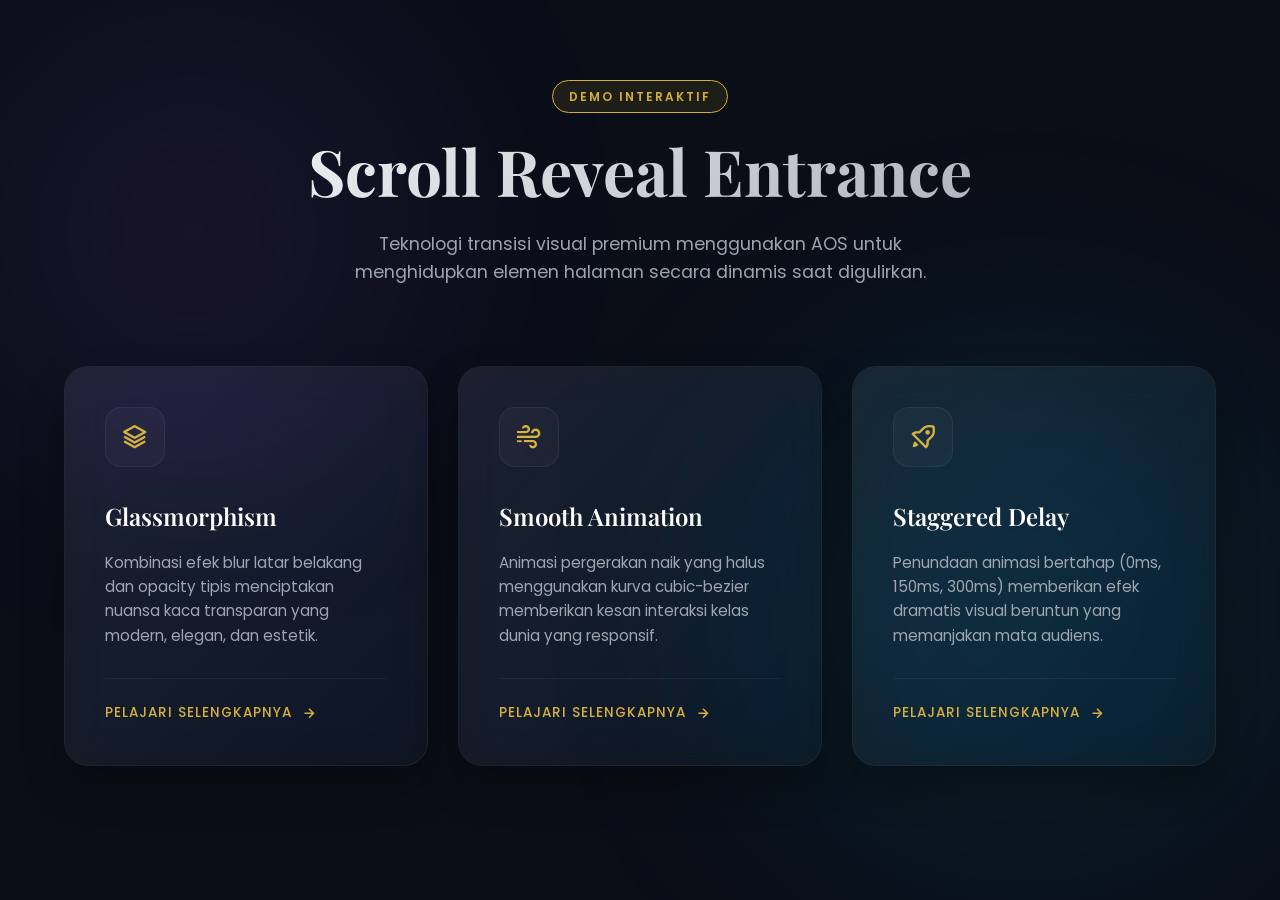
<file: scroll-reveal-demo.html>
<!DOCTYPE html>
<html lang="id">
<head>
    <meta charset="UTF-8">
    <meta name="viewport" content="width=device-width, initial-scale=1.0">
    <title>Demo Scroll Reveal Premium - AOS (Animate On Scroll)</title>
    
    <!-- Google Fonts: Poppins (Sans-serif) & Playfair Display (Serif) -->
    <link rel="preconnect" href="https://fonts.googleapis.com">
    <link rel="preconnect" href="https://fonts.gstatic.com" crossorigin>
    <link href="https://fonts.googleapis.com/css2?family=Playfair+Display:ital,wght@0,400;0,600;0,700;1,400&family=Poppins:wght@300;400;500;600;700&display=swap" rel="stylesheet">
    
    <!-- Boxicons (untuk icon card) -->
    <link href="https://unpkg.com/boxicons@2.1.4/css/boxicons.min.css" rel="stylesheet">
    
    <!-- CDN CSS AOS (Animate On Scroll) -->
    <link href="https://unpkg.com/aos@2.3.1/dist/aos.css" rel="stylesheet">

    <style>
        /* CSS RESET & VARIABLES */
        :root {
            --bg-primary: #0a0e17;
            --bg-secondary: #121824;
            --accent-gold: #d4af37;
            --accent-gold-glow: rgba(212, 175, 55, 0.3);
            --text-light: #f3f4f6;
            --text-muted: #9ca3af;
            --card-glass: rgba(255, 255, 255, 0.03);
            --card-border: rgba(255, 255, 255, 0.06);
            --transition-smooth: all 0.4s cubic-bezier(0.16, 1, 0.3, 1);
        }

        * {
            margin: 0;
            padding: 0;
            box-sizing: border-box;
        }

        html {
            scroll-behavior: smooth;
        }

        body {
            font-family: 'Poppins', sans-serif;
            background-color: var(--bg-primary);
            color: var(--text-light);
            line-height: 1.6;
            overflow-x: hidden;
        }

        /* GLOWING ORBS BACKGROUND */
        .glow-orbs {
            position: fixed;
            top: 0;
            left: 0;
            width: 100%;
            height: 100%;
            z-index: -1;
            overflow: hidden;
            pointer-events: none;
        }

        .glow-orb {
            position: absolute;
            border-radius: 50%;
            filter: blur(120px);
            opacity: 0.15;
            animation: float 20s infinite ease-in-out;
        }

        .orb-1 {
            top: -10%;
            left: -10%;
            width: 50vw;
            height: 50vw;
            background: radial-gradient(circle, #a855f7 0%, transparent 70%);
        }

        .orb-2 {
            bottom: -10%;
            right: -10%;
            width: 60vw;
            height: 60vw;
            background: radial-gradient(circle, #06b6d4 0%, transparent 70%);
            animation-delay: -5s;
        }

        @keyframes float {
            0%, 100% { transform: translateY(0) scale(1); }
            50% { transform: translateY(-40px) scale(1.1); }
        }

        /* CONTAINER & TYPOGRAPHY */
        .container {
            max-width: 1200px;
            margin: 0 auto;
            padding: 80px 24px;
        }

        header {
            text-align: center;
            margin-bottom: 80px;
        }

        .demo-tag {
            display: inline-block;
            padding: 6px 16px;
            background: rgba(212, 175, 55, 0.1);
            border: 1px solid var(--accent-gold);
            border-radius: 30px;
            color: var(--accent-gold);
            font-size: 0.75rem;
            letter-spacing: 2px;
            text-transform: uppercase;
            font-weight: 600;
            margin-bottom: 20px;
        }

        .serif-title {
            font-family: 'Playfair Display', serif;
            font-size: clamp(2.5rem, 5vw, 4rem);
            font-weight: 700;
            line-height: 1.2;
            color: #fff;
            margin-bottom: 20px;
            background: linear-gradient(135deg, #fff 0%, var(--text-muted) 100%);
            -webkit-background-clip: text;
            -webkit-text-fill-color: transparent;
        }

        .subtitle {
            font-size: 1.1rem;
            color: var(--text-muted);
            max-width: 600px;
            margin: 0 auto;
        }

        /* PREMIUM GLASSMORPHISM CARD GRID */
        .card-grid {
            display: grid;
            grid-template-columns: repeat(auto-fit, minmax(300px, 1fr));
            gap: 30px;
            margin-top: 40px;
        }

        .premium-card {
            background: var(--card-glass);
            backdrop-filter: blur(20px) saturate(180%);
            -webkit-backdrop-filter: blur(20px) saturate(180%);
            border: 1px solid var(--card-border);
            border-radius: 24px;
            padding: 40px;
            position: relative;
            transition: var(--transition-smooth);
            display: flex;
            flex-direction: column;
            justify-content: space-between;
            overflow: hidden;
            box-shadow: 0 20px 40px rgba(0,0,0,0.3);
        }

        .premium-card::before {
            content: '';
            position: absolute;
            top: 0;
            left: 0;
            width: 100%;
            height: 100%;
            background: linear-gradient(135deg, rgba(255,255,255,0.05) 0%, transparent 100%);
            pointer-events: none;
            transition: var(--transition-smooth);
        }

        .premium-card:hover {
            transform: translateY(-10px);
            border-color: rgba(212, 175, 55, 0.4);
            box-shadow: 0 30px 60px rgba(0,0,0,0.5), 0 0 30px rgba(212, 175, 55, 0.1);
        }

        .premium-card:hover::before {
            opacity: 1;
            background: linear-gradient(135deg, rgba(212,175,55,0.1) 0%, transparent 100%);
        }

        .card-icon {
            width: 60px;
            height: 60px;
            border-radius: 16px;
            background: rgba(255,255,255,0.03);
            border: 1px solid var(--card-border);
            display: flex;
            align-items: center;
            justify-content: center;
            font-size: 28px;
            color: var(--accent-gold);
            margin-bottom: 30px;
            transition: var(--transition-smooth);
        }

        .premium-card:hover .card-icon {
            background: var(--accent-gold);
            color: #000;
            box-shadow: 0 0 20px var(--accent-gold-glow);
            transform: rotate(10deg);
        }

        .card-title {
            font-size: 1.5rem;
            font-weight: 600;
            color: #fff;
            margin-bottom: 15px;
            font-family: 'Playfair Display', serif;
        }

        .card-text {
            color: var(--text-muted);
            font-size: 0.95rem;
            margin-bottom: 30px;
        }

        .card-footer {
            border-top: 1px solid rgba(255,255,255,0.05);
            padding-top: 20px;
            margin-top: auto;
        }

        .card-link {
            color: var(--accent-gold);
            text-decoration: none;
            font-size: 0.85rem;
            font-weight: 500;
            letter-spacing: 1px;
            text-transform: uppercase;
            display: inline-flex;
            align-items: center;
            gap: 8px;
            transition: var(--transition-smooth);
        }

        .card-link i {
            font-size: 18px;
            transition: var(--transition-smooth);
        }

        .card-link:hover {
            color: #fff;
        }

        .card-link:hover i {
            transform: translateX(5px);
        }

        /* RESPONSIVE */
        @media (max-width: 768px) {
            .container {
                padding: 60px 16px;
            }
            .premium-card {
                padding: 30px;
            }
        }
    </style>
</head>
<body>

    <!-- GLOWING ORBS BACKGROUND -->
    <div class="glow-orbs">
        <div class="glow-orb orb-1"></div>
        <div class="glow-orb orb-2"></div>
    </div>

    <!-- MAIN CONTAINER -->
    <div class="container">
        <header>
            <span class="demo-tag" data-aos="fade-down" data-aos-duration="800">Demo Interaktif</span>
            <h1 class="serif-title" data-aos="fade-up" data-aos-duration="1000">Scroll Reveal Entrance</h1>
            <p class="subtitle" data-aos="fade-up" data-aos-duration="1000" data-aos-delay="200">
                Teknologi transisi visual premium menggunakan AOS untuk menghidupkan elemen halaman secara dinamis saat digulirkan.
            </p>
        </header>

        <!-- STAGGERED ENTRIES CARD GRID -->
        <div class="card-grid">
            
            <!-- Card 1 -->
            <div class="premium-card" data-aos="fade-up" data-aos-delay="0">
                <div>
                    <div class="card-icon">
                        <i class='bx bx-layer'></i>
                    </div>
                    <h3 class="card-title">Glassmorphism</h3>
                    <p class="card-text">
                        Kombinasi efek blur latar belakang dan opacity tipis menciptakan nuansa kaca transparan yang modern, elegan, dan estetik.
                    </p>
                </div>
                <div class="card-footer">
                    <a href="#" class="card-link">Pelajari Selengkapnya <i class='bx bx-right-arrow-alt'></i></a>
                </div>
            </div>

            <!-- Card 2 -->
            <div class="premium-card" data-aos="fade-up" data-aos-delay="150">
                <div>
                    <div class="card-icon">
                        <i class='bx bx-wind'></i>
                    </div>
                    <h3 class="card-title">Smooth Animation</h3>
                    <p class="card-text">
                        Animasi pergerakan naik yang halus menggunakan kurva cubic-bezier memberikan kesan interaksi kelas dunia yang responsif.
                    </p>
                </div>
                <div class="card-footer">
                    <a href="#" class="card-link">Pelajari Selengkapnya <i class='bx bx-right-arrow-alt'></i></a>
                </div>
            </div>

            <!-- Card 3 -->
            <div class="premium-card" data-aos="fade-up" data-aos-delay="300">
                <div>
                    <div class="card-icon">
                        <i class='bx bx-rocket'></i>
                    </div>
                    <h3 class="card-title">Staggered Delay</h3>
                    <p class="card-text">
                        Penundaan animasi bertahap (0ms, 150ms, 300ms) memberikan efek dramatis visual beruntun yang memanjakan mata audiens.
                    </p>
                </div>
                <div class="card-footer">
                    <a href="#" class="card-link">Pelajari Selengkapnya <i class='bx bx-right-arrow-alt'></i></a>
                </div>
            </div>

        </div>
    </div>

    <!-- CDN JS AOS (Animate On Scroll) -->
    <script src="https://unpkg.com/aos@2.3.1/dist/aos.js"></script>
    <script>
        // Inisialisasi AOS dengan durasi animasi 1000ms
        AOS.init({
            duration: 1000,          // Durasi animasi 1000ms (1 detik)
            once: false,             // Mengulang animasi saat scroll naik & turun
            easing: 'ease-out-cubic',// Kurva transisi yang halus
            offset: 120,             // Jarak trigger dari bawah layar
            delay: 0                 // Delay default
        });
    </script>
</body>
</html>
</file>
